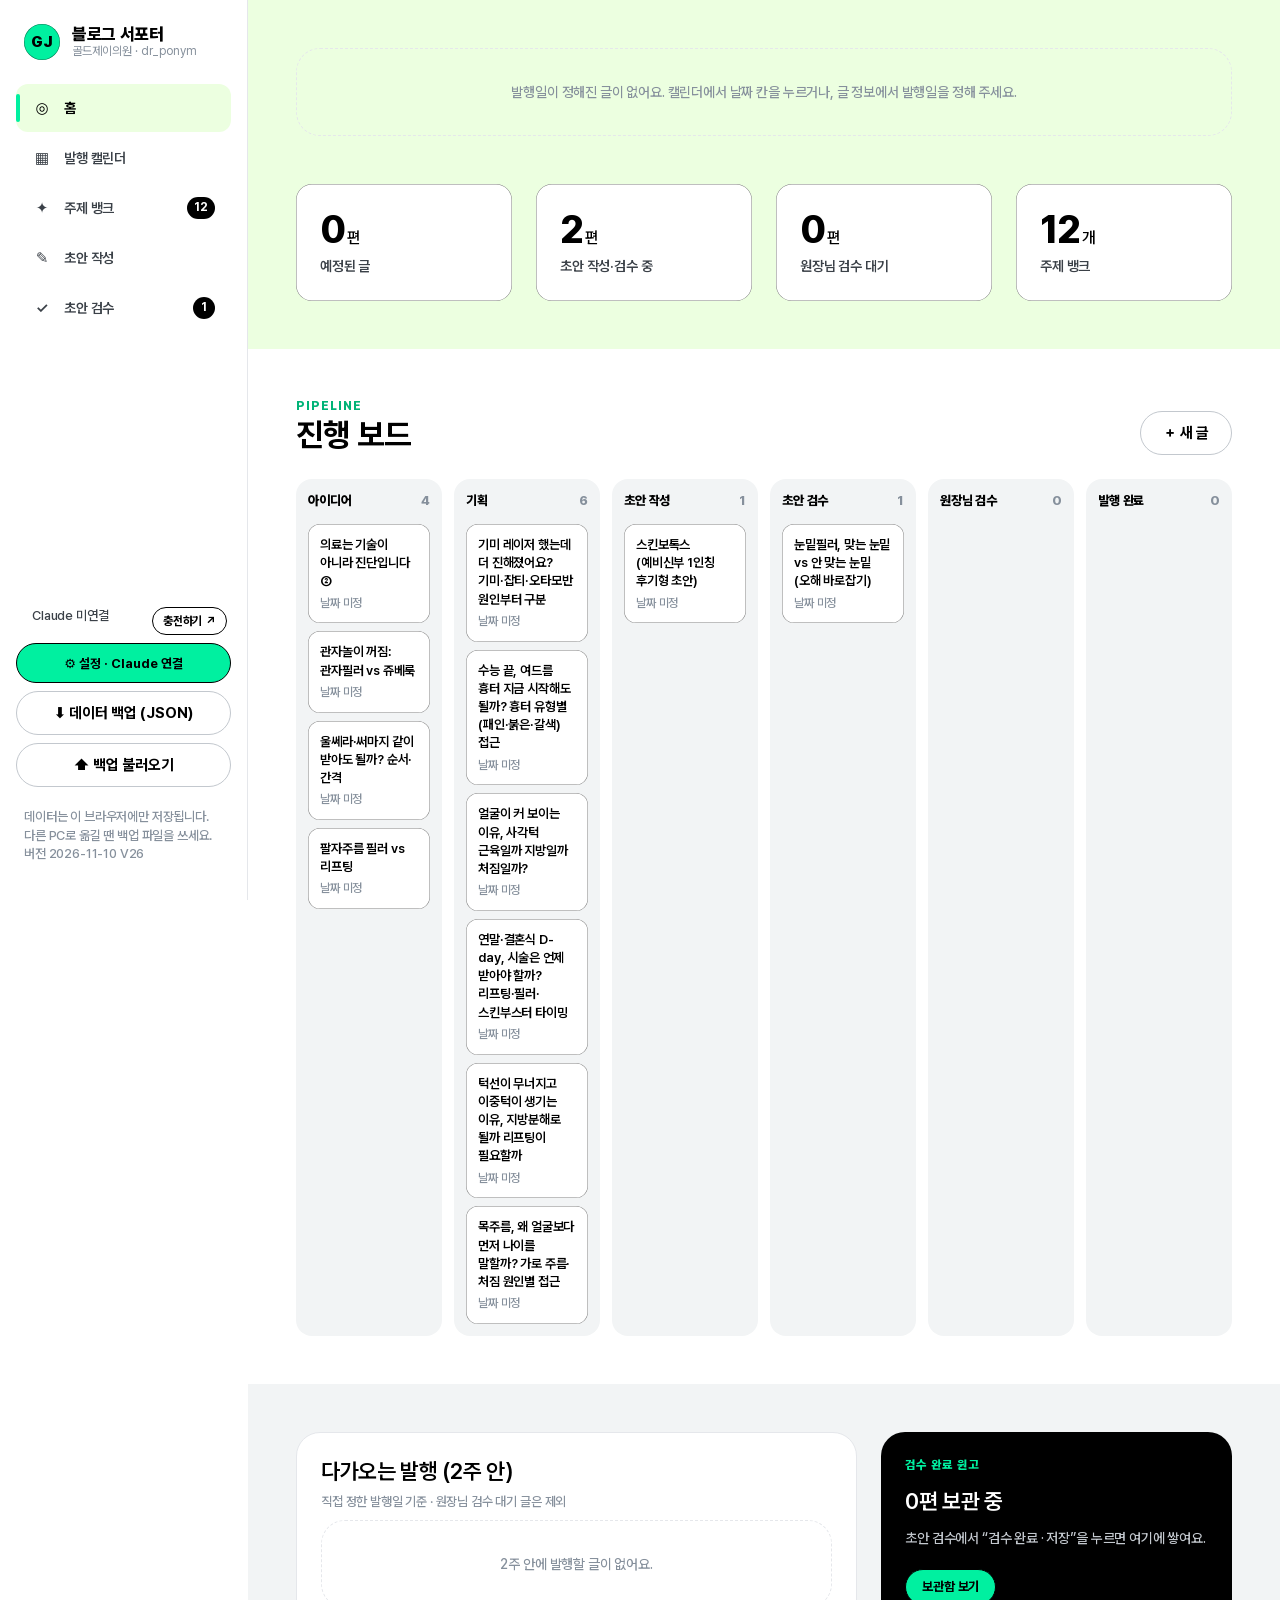
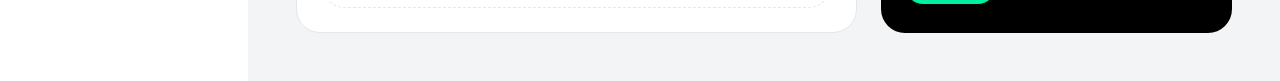
<file: blog/index.html>
<!DOCTYPE html>
<html lang="ko">
<head>
  <meta charset="utf-8">
  <meta name="viewport" content="width=device-width, initial-scale=1">
  <title>골드제이 블로그 서포터</title>
  <link rel="icon" type="image/png" href="[data-uri]">
  <link rel="apple-touch-icon" href="[data-uri]">
  <link rel="stylesheet" href="assets/styles.css">
</head>
<body>
  <div class="shell">
    <aside class="sidebar" id="sidebar">
      <a class="brand" href="#/home">
        <span class="brand-mark">GJ</span>
        <span class="brand-name">블로그 서포터<small>골드제이의원 · dr_ponym</small></span>
      </a>
      <nav class="nav" id="nav"></nav>
      <div class="sidebar-foot">
        <div style="display:flex;align-items:flex-start;gap:8px;padding:0 4px 0 8px">
          <p class="t-caption" id="ai-balance" style="margin:0;flex:1;color:#3b4148"></p>
          <a class="btn btn-dark-square" href="https://platform.claude.com/dashboard" target="_blank" rel="noopener" style="min-height:28px;padding:4px 10px;font-size:12px;border-radius:9999px">충전하기 ↗</a>
        </div>
        <button class="btn btn-green btn-sm" id="btn-ai" style="min-height:40px">⚙︎ 설정 · Claude 연결</button>
        <button class="btn btn-ghost" id="btn-export">⬇︎ 데이터 백업 (JSON)</button>
        <button class="btn btn-ghost" id="btn-import">⬆︎ 백업 불러오기</button>
        <input type="file" id="file-import" accept="application/json" hidden>
        <p class="t-caption">데이터는 이 브라우저에만 저장됩니다. 다른 PC로 옮길 땐 백업 파일을 쓰세요.<br>버전 2026-11-10 V26</p>
      </div>
    </aside>
    <div class="scrim" id="scrim"></div>
    <div class="main">
      <header class="topbar">
        <a class="brand" href="#/home"><span class="brand-mark">GJ</span><span class="brand-name">블로그 서포터</span></a>
        <button class="hamburger" id="hamburger" aria-label="메뉴">☰</button>
      </header>
      <main id="view"></main>
    </div>
  </div>
  <div id="modal-root"></div>
  <script src="assets/data.js"></script>
  <script src="assets/editor.js"></script>
  <script src="assets/app.js"></script>
</body>
</html>
</file>
<file: blog/assets/styles.css>
/* ============================================================
   골드제이 블로그 서포터 — Design tokens
   Foundations: mint / black / white, Pretendard (weights 300–900)
   ============================================================ */
@font-face {
  font-family: "Pretendard Variable";
  font-weight: 45 920;
  font-style: normal;
  font-display: swap;
  src: url("fonts/PretendardVariable.woff2") format("woff2-variations");
}

:root {
  /* Colors */
  --primary: #00f0a0;
  --on-primary: #000000;
  --ink: #000000;
  --on-dark: #ffffff;
  --canvas: #ffffff;
  --canvas-mint: #ecffe0;
  --muted: #86909c;
  --hairline: #e5e7eb;
  --surface-soft: #f2f4f5;
  --danger: #e5484d;
  --warn: #f5a524;

  /* Typography */
  --font: "Pretendard Variable", Pretendard, -apple-system, BlinkMacSystemFont, system-ui, "Apple SD Gothic Neo", "Malgun Gothic", sans-serif;

  /* Radius */
  --r-sm: 12px;
  --r-md: 16px;
  --r-lg: 24px;
  --r-xl: 28px;
  --r-pill-nav: 18px;
  --r-pill: 36px;
  --r-card: 40px;
  --r-full: 9999px;

  /* Spacing (8px base) */
  --s-xxs: 4px;
  --s-xs: 8px;
  --s-sm: 12px;
  --s-md: 16px;
  --s-lg: 24px;
  --s-xl: 32px;
  --s-xxl: 48px;
  --s-section: 96px;

  /* Elevation */
  --e-hairline: inset 0 0 0 0.5px rgba(0, 0, 0, 0.5);
  --e-float: 0 12px 32px -12px rgba(0, 0, 0, 0.12), 0 2px 6px rgba(0, 0, 0, 0.04);

  --sidebar-w: 248px;
}

* { box-sizing: border-box; }
html, body { margin: 0; padding: 0; }
body {
  font-family: var(--font);
  font-size: 16px;
  font-weight: 500;
  line-height: 1.6;
  color: var(--ink);
  background: var(--canvas);
  letter-spacing: -0.01em;
  -webkit-font-smoothing: antialiased;
  word-break: keep-all;
}
button, input, select, textarea { font-family: inherit; color: inherit; }
a { color: inherit; }

/* ---------- Type scale ---------- */
.t-display { font-size: clamp(40px, 6vw, 72px); font-weight: 800; line-height: 1.08; letter-spacing: -0.03em; margin: 0; }
.t-h1 { font-size: clamp(34px, 4.4vw, 52px); font-weight: 800; line-height: 1.12; letter-spacing: -0.025em; margin: 0; }
.t-h2 { font-size: clamp(28px, 3.4vw, 40px); font-weight: 700; line-height: 1.18; letter-spacing: -0.02em; margin: 0; }
.t-h3 { font-size: clamp(24px, 2.6vw, 32px); font-weight: 700; line-height: 1.22; letter-spacing: -0.02em; margin: 0; }
.t-h4 { font-size: 22px; font-weight: 600; line-height: 1.3; letter-spacing: -0.015em; margin: 0; }
.t-body-lg { font-size: 18px; font-weight: 300; line-height: 1.65; }
.t-body { font-size: 16px; font-weight: 500; line-height: 1.6; }
.t-body-sm { font-size: 14px; font-weight: 500; line-height: 1.5; }
.t-caption { font-size: 13px; font-weight: 500; line-height: 1.4; color: var(--muted); }
.t-eyebrow { font-size: 12px; font-weight: 800; letter-spacing: 0.08em; text-transform: uppercase; }
.t-thin { font-weight: 300; }
.t-black { font-weight: 900; }
.muted { color: var(--muted); }
.mint-text { color: #00b377; }
.hl { background: linear-gradient(transparent 58%, var(--primary) 58%); padding: 0 2px; }

/* ---------- App shell ---------- */
.shell { display: grid; grid-template-columns: var(--sidebar-w) 1fr; min-height: 100vh; }
.sidebar {
  position: sticky; top: 0; height: 100vh;
  border-right: 1px solid var(--hairline);
  padding: var(--s-lg) var(--s-md);
  display: flex; flex-direction: column; gap: var(--s-lg);
  background: var(--canvas);
}
.brand { display: flex; align-items: center; gap: var(--s-sm); padding: 0 var(--s-xs); text-decoration: none; }
.brand-mark {
  width: 36px; height: 36px; border-radius: var(--r-full);
  background: var(--primary); color: var(--ink);
  display: grid; place-items: center; font-weight: 900; font-size: 15px;
  box-shadow: var(--e-hairline);
}
.brand-name { font-weight: 800; font-size: 17px; line-height: 1.15; letter-spacing: -0.02em; }
.brand-name small { display: block; font-weight: 400; font-size: 12px; color: var(--muted); letter-spacing: 0; }

.nav { display: flex; flex-direction: column; gap: 2px; }
.nav-row {
  position: relative; display: flex; align-items: center; gap: var(--s-sm);
  padding: var(--s-sm) var(--s-md); border-radius: var(--r-sm);
  font-size: 14px; font-weight: 600; text-decoration: none; color: #3b4148;
  transition: background .15s;
}
.nav-row:hover { background: var(--surface-soft); }
.nav-row.active { background: var(--canvas-mint); color: var(--ink); font-weight: 700; }
.nav-row.active::before {
  content: ""; position: absolute; left: 0; top: 10px; bottom: 10px; width: 4px;
  border-radius: 4px; background: var(--primary);
}
.nav-row .ico { width: 20px; text-align: center; font-size: 15px; }
.nav-row .count {
  margin-left: auto; font-size: 12px; font-weight: 700; min-width: 22px; height: 22px; padding: 0 7px;
  border-radius: var(--r-full); background: var(--ink); color: var(--on-dark);
  display: inline-grid; place-items: center;
}
.sidebar-foot { margin-top: auto; display: flex; flex-direction: column; gap: var(--s-xs); }
.sidebar-foot .t-caption { padding: 0 var(--s-xs); }

.topbar { display: none; }
.scrim { display: none; }
.main { min-width: 0; }
.view { animation: fade .2s ease; }
.view.still { animation: none; }
.card[hidden] { display: none; }
@keyframes fade { from { opacity: 0; transform: translateY(4px); } to { opacity: 1; transform: none; } }

/* ---------- Bands ---------- */
.band { padding: var(--s-xxl) var(--s-xxl); }
.band-mint { background: var(--canvas-mint); }
.band-dark { background: var(--ink); color: var(--on-dark); }
.band-soft { background: var(--surface-soft); }
.container { max-width: 1200px; margin: 0 auto; }
.page-head { display: flex; align-items: flex-end; justify-content: space-between; gap: var(--s-lg); flex-wrap: wrap; }
.page-head p { margin: var(--s-xs) 0 0; }

/* ---------- Ticker ---------- */
.ticker { background: var(--ink); color: var(--on-dark); overflow: hidden; padding: var(--s-md) 0; font-size: 14px; font-weight: 500; }
.ticker-track { display: inline-flex; gap: var(--s-xxl); white-space: nowrap; animation: marquee 40s linear infinite; padding-left: 100%; }
.ticker:hover .ticker-track { animation-play-state: paused; }
.ticker-item { display: inline-flex; align-items: center; gap: var(--s-xs); }
.ticker-item b { color: var(--primary); font-weight: 800; }
@keyframes marquee { to { transform: translateX(-100%); } }

/* ---------- Buttons ---------- */
.btn {
  display: inline-flex; align-items: center; justify-content: center; gap: var(--s-xs);
  font-size: 15px; font-weight: 700; line-height: 1; border: 1px solid transparent; cursor: pointer;
  text-decoration: none; white-space: nowrap; min-height: 44px; padding: 0 22px; border-radius: 9999px;
  transition: transform .12s, background .15s, box-shadow .15s;
}
.btn:active { transform: scale(.98); }
/* 모든 버튼: 높이 44px · 알약 모양 · 15px 굵게 (작은 버튼 36px) — 색만 다름 */
.btn-primary { background: var(--ink); color: var(--on-dark); }
.btn-primary:hover { background: #1d1f22; }
.btn-primary.wide { padding: 0 var(--s-xxl); }
.btn-green { background: var(--primary); color: var(--on-primary); border-color: var(--ink); }
.btn-green:hover { background: #12ffb0; }
.btn-sm { font-size: 13px; min-height: 36px; padding: 0 16px; }
.btn-dark-square { background: #fff; color: var(--ink); border-color: var(--ink); }
.btn-dark-square:hover { background: var(--surface-soft); }
.btn-ghost { background: #fff; color: var(--ink); border-color: #c3c8ce; }
.btn-ghost:hover { background: var(--surface-soft); }
.btn-link { background: none; border: 0; padding: 0; min-height: 0; border-radius: 0; font-size: 14px; font-weight: 600; text-decoration: underline; text-underline-offset: 3px; cursor: pointer; }
.btn-danger { color: var(--danger); }
.btn-row { display: flex; gap: var(--s-sm); flex-wrap: wrap; align-items: center; }

/* ---------- Cards ---------- */
.card { background: var(--canvas); border: 1px solid var(--hairline); border-radius: var(--r-lg); padding: var(--s-lg); }
.card-feature { background: var(--canvas); border-radius: 0 var(--r-card) var(--r-card) var(--r-card); padding: var(--s-lg) var(--s-xl); box-shadow: var(--e-float); }
.card-mint { background: var(--canvas-mint); border: 1px solid var(--hairline); border-radius: var(--r-md); padding: var(--s-md); }
.card-dark { background: var(--ink); color: var(--on-dark); border-radius: var(--r-lg); padding: var(--s-lg); }
.card h3, .card-feature h3 { margin: 0 0 var(--s-xs); }

.grid { display: grid; gap: var(--s-lg); }
.g-2 { grid-template-columns: repeat(2, minmax(0, 1fr)); }
.g-3 { grid-template-columns: repeat(3, minmax(0, 1fr)); }
.g-4 { grid-template-columns: repeat(4, minmax(0, 1fr)); }
.g-main { grid-template-columns: minmax(0, 1.6fr) minmax(0, 1fr); }
.stack > * + * { margin-top: var(--s-md); }
.stack-lg > * + * { margin-top: var(--s-lg); }
.mt-lg { margin-top: var(--s-lg); }
.mt-xl { margin-top: var(--s-xl); }

/* Stat items */
.stat { padding: var(--s-lg); border-radius: var(--r-md); background: var(--canvas); box-shadow: var(--e-hairline); }
.stat .num { font-size: clamp(30px, 3vw, 40px); font-weight: 800; line-height: 1.1; letter-spacing: -0.03em; }
.stat .num small { font-size: 16px; font-weight: 500; margin-left: 2px; }
.stat .lbl { font-size: 14px; font-weight: 600; color: #3b4148; margin-top: var(--s-xxs); }

/* Hero */
.hero { display: grid; grid-template-columns: minmax(0, 1.25fr) minmax(0, 1fr); gap: var(--s-xxl); align-items: center; }
.hero .lead { margin: var(--s-md) 0 var(--s-lg); max-width: 34em; }
.dday {
  display: inline-flex; align-items: center; gap: var(--s-xs);
  font-size: 13px; font-weight: 800; padding: 6px 14px; border-radius: var(--r-full);
  background: var(--ink); color: var(--primary);
}

/* ---------- Chips / status ---------- */
.chip { display: inline-flex; align-items: center; gap: 6px; font-size: 12px; font-weight: 700; padding: 4px 10px; border-radius: var(--r-full); white-space: nowrap; line-height: 1.4; }
.st-아이디어 { background: var(--canvas); box-shadow: var(--e-hairline); color: #3b4148; }
.st-기획 { background: var(--surface-soft); color: #3b4148; }
.st-초안작성 { background: #d6f7e9; color: #00603f; }
.st-초안검수 { background: var(--canvas-mint); box-shadow: inset 0 0 0 1px #00c785; color: #00603f; }
.st-원장님검수 { background: var(--primary); color: var(--ink); }
.st-발행완료 { background: var(--ink); color: var(--on-dark); }
.risk-낮음 { background: var(--surface-soft); color: #3b4148; }
.risk-중간 { background: #fff4dc; color: #8a5a00; }
.risk-높음 { background: #ffe5e6; color: #b4232a; }
.chip-dot::before { content: ""; width: 6px; height: 6px; border-radius: 50%; background: currentColor; }

/* ---------- Pipeline (kanban-ish list) ---------- */
.pipeline { display: grid; grid-template-columns: repeat(6, minmax(0, 1fr)); gap: var(--s-sm); }
.pipe-col { background: var(--surface-soft); border-radius: var(--r-md); padding: var(--s-sm); min-height: 120px; }
.pipe-col h4 { margin: 0 0 var(--s-sm); font-size: 13px; font-weight: 800; display: flex; justify-content: space-between; }
.pipe-card { background: var(--canvas); border-radius: var(--r-sm); padding: var(--s-sm); font-size: 13px; font-weight: 600; line-height: 1.4; cursor: pointer; box-shadow: var(--e-hairline); }
.pipe-card + .pipe-card { margin-top: var(--s-xs); }
.pipe-card:hover { box-shadow: inset 0 0 0 1.5px var(--ink); }
.pipe-card .t-caption { margin-top: 4px; font-size: 12px; }

/* ---------- Lists / table ---------- */
.list-row { display: flex; align-items: center; gap: var(--s-md); padding: var(--s-md) 0; border-bottom: 1px solid var(--hairline); }
.list-row:last-child { border-bottom: 0; }
.list-row .date-badge { flex: 0 0 64px; text-align: center; }
.date-badge .d { font-size: 26px; font-weight: 800; line-height: 1; letter-spacing: -0.03em; }
.date-badge .w { font-size: 12px; font-weight: 600; color: var(--muted); }
.list-row .body { flex: 1; min-width: 0; }
.list-row .ttl { font-weight: 700; font-size: 15px; line-height: 1.4; }
.clickable { cursor: pointer; }
.clickable:hover .ttl { text-decoration: underline; text-underline-offset: 3px; }

table.data { width: 100%; border-collapse: collapse; font-size: 14px; }
table.data th { text-align: left; font-size: 12px; font-weight: 800; letter-spacing: .04em; color: var(--muted); padding: var(--s-sm) var(--s-md); border-bottom: 1px solid var(--ink); white-space: nowrap; }
table.data td { padding: var(--s-sm) var(--s-md); border-bottom: 1px solid var(--hairline); vertical-align: top; }
table.data tr:hover td { background: #fafafa; }
.table-wrap { overflow-x: auto; }

/* ---------- Calendar ---------- */
.cal-head { display: flex; align-items: center; gap: var(--s-sm); }
.cal-head .t-h3 { min-width: 6.5em; }
.cal { display: grid; grid-template-columns: repeat(7, minmax(0, 1fr)); border-top: 1px solid var(--hairline); border-left: 1px solid var(--hairline); border-radius: var(--r-md); overflow: hidden; background: var(--canvas); }
.cal-dow { font-size: 12px; font-weight: 800; padding: var(--s-xs) var(--s-sm); border-right: 1px solid var(--hairline); border-bottom: 1px solid var(--hairline); background: var(--surface-soft); }
.cal-dow.tue { background: var(--primary); }
.cal-cell { min-height: 112px; padding: var(--s-xs); border-right: 1px solid var(--hairline); border-bottom: 1px solid var(--hairline); position: relative; cursor: pointer; }
.cal-cell:hover { background: #fafafa; }
.cal-cell.out { background: #fbfbfc; color: #c3c8ce; }
.cal-cell.tue { background: #f7fff2; }
.cal-cell.today .dn { background: var(--ink); color: var(--on-dark); }
.cal-cell .dn { font-size: 13px; font-weight: 700; width: 26px; height: 26px; border-radius: 50%; display: grid; place-items: center; }
.cal-ev { display: block; margin-top: 4px; font-size: 12px; font-weight: 700; line-height: 1.35; padding: 4px 8px; border-radius: 8px; cursor: pointer; overflow: hidden; text-overflow: ellipsis; display: -webkit-box; -webkit-line-clamp: 2; -webkit-box-orient: vertical; }
.cal-ev.deadline { background: transparent; box-shadow: inset 0 0 0 1px #c3c8ce; color: var(--muted); font-weight: 600; -webkit-line-clamp: 1; }

/* ---------- Forms ---------- */
.field { display: flex; flex-direction: column; gap: 6px; }
.field label { font-size: 13px; font-weight: 700; }
.field .hint { font-size: 12px; color: var(--muted); font-weight: 500; }
.input, .select, .textarea {
  width: 100%; background: var(--canvas); border: 1px solid var(--hairline); border-radius: 0;
  padding: var(--s-sm) var(--s-md); font-size: 15px; font-weight: 500; outline: none;
  transition: border-color .15s, box-shadow .15s;
}
.input:focus, .select:focus, .textarea:focus { border-color: var(--ink); box-shadow: 0 0 0 3px rgba(0, 240, 160, .35); }
.textarea { resize: vertical; line-height: 1.7; min-height: 120px; }
.textarea.mono { font-family: var(--font); font-size: 14px; font-weight: 400; }
.textarea.editor { min-height: 520px; }
.search {
  display: flex; align-items: center; gap: var(--s-xs); border: 1px solid var(--hairline); border-radius: var(--r-full);
  padding: var(--s-xs) var(--s-md); background: var(--canvas); min-width: 260px;
}
.search input { border: 0; outline: none; font-size: 14px; flex: 1; background: transparent; padding: 4px 0; }
.form-grid { display: grid; grid-template-columns: repeat(2, minmax(0, 1fr)); gap: var(--s-md); }
.form-grid .full { grid-column: 1 / -1; }
.seg { display: inline-flex; background: var(--surface-soft); border-radius: var(--r-full); padding: 4px; gap: 2px; }
.seg button { border: 0; background: transparent; padding: 8px 16px; border-radius: var(--r-full); font-size: 14px; font-weight: 600; cursor: pointer; }
.seg button.on { background: var(--ink); color: var(--on-dark); }

/* ---------- Review ---------- */
.score-ring { width: 128px; height: 128px; border-radius: 50%; display: grid; place-items: center; position: relative; flex: 0 0 auto; }
.score-ring .inner { width: 100px; height: 100px; border-radius: 50%; background: var(--ink); color: var(--primary); display: grid; place-items: center; text-align: center; }
.score-ring .inner b { font-size: 34px; font-weight: 900; line-height: 1; letter-spacing: -0.03em; display: block; }
.score-ring .inner span { font-size: 11px; font-weight: 600; color: #c3c8ce; }
.score-ring.sm { width: 64px; height: 64px; }
.score-ring.sm .inner { width: 50px; height: 50px; }
.score-ring.sm .inner b { font-size: 18px; }

.check { display: flex; gap: var(--s-sm); padding: var(--s-sm) 0; border-bottom: 1px solid var(--hairline); }
.check:last-child { border-bottom: 0; }
.check .mark { flex: 0 0 26px; height: 26px; border-radius: 50%; display: grid; place-items: center; font-size: 13px; font-weight: 900; }
.mark.pass { background: var(--primary); color: var(--ink); }
.mark.warn { background: #fff4dc; color: #8a5a00; }
.mark.fail { background: var(--danger); color: #fff; }
.mark.info { background: var(--surface-soft); color: #3b4148; }
.check .ct { font-weight: 700; font-size: 15px; }
.check .cd { font-size: 13px; color: #4b525a; margin-top: 2px; }
.check .hits { margin-top: 6px; display: flex; flex-direction: column; gap: 4px; }
.hit { font-size: 12.5px; font-weight: 500; background: var(--surface-soft); border-radius: 8px; padding: 6px 10px; line-height: 1.5; }
.hit em { font-style: normal; background: #ffe5e6; color: #b4232a; font-weight: 800; padding: 0 2px; border-radius: 3px; }
.hit .ln { color: var(--muted); font-weight: 700; margin-right: 6px; }

.manual label { display: flex; gap: var(--s-sm); align-items: flex-start; padding: var(--s-sm) 0; border-bottom: 1px solid var(--hairline); font-size: 14px; font-weight: 600; cursor: pointer; }
.manual input { width: 20px; height: 20px; accent-color: var(--ink); margin-top: 1px; flex: 0 0 auto; }

/* Preview (Naver mobile-ish) */
.phone { max-width: 420px; margin: 0 auto; background: var(--canvas); border-radius: 36px; box-shadow: var(--e-float), inset 0 0 0 1px var(--hairline); padding: var(--s-xl) var(--s-lg); font-size: 15px; font-weight: 400; line-height: 1.85; max-height: 640px; overflow-y: auto; }
.phone h1 { font-size: 20px; font-weight: 800; line-height: 1.4; margin: 0 0 var(--s-md); letter-spacing: -0.02em; }
.phone blockquote { margin: var(--s-md) 0; padding: var(--s-sm) var(--s-md); border-left: 4px solid var(--primary); background: var(--canvas-mint); font-weight: 700; }
.phone p { margin: 0; }
.phone .sp { height: 14px; }
.phone .photo { margin: var(--s-xs) 0; padding: var(--s-sm); border: 1.5px dashed #00c785; border-radius: var(--r-sm); font-size: 13px; background: #f7fff2; }
.phone strong { font-weight: 800; }

/* ---------- Style guide ---------- */
.rule-list { margin: 0; padding-left: 1.1em; }
.rule-list li { margin: 4px 0; font-size: 14.5px; }
.quote-card { border-left: 4px solid var(--primary); padding: var(--s-xs) var(--s-md); background: var(--canvas-mint); border-radius: 0 var(--r-sm) var(--r-sm) 0; font-weight: 600; }
.weights { display: flex; flex-wrap: wrap; gap: var(--s-md) var(--s-xl); align-items: baseline; }
.weights span { font-size: 28px; letter-spacing: -0.02em; }
.weights small { display: block; font-size: 11px; color: var(--muted); font-weight: 600; }

/* ---------- Modal / toast ---------- */
.modal-bg { position: fixed; inset: 0; background: rgba(0, 0, 0, .4); display: grid; place-items: center; padding: var(--s-md); z-index: 50; animation: fade .15s; }
.modal { background: var(--canvas); border-radius: var(--r-lg); padding: var(--s-xl); width: min(640px, 100%); max-height: 90vh; overflow-y: auto; box-shadow: 0 24px 64px rgba(0, 0, 0, .25); }
.modal-head { display: flex; justify-content: space-between; align-items: center; margin-bottom: var(--s-lg); }
.x { border: 0; background: var(--surface-soft); width: 36px; height: 36px; border-radius: 50%; font-size: 18px; cursor: pointer; }
.toast { position: fixed; bottom: var(--s-lg); left: 50%; transform: translateX(-50%); background: var(--canvas); border-radius: var(--r-lg); padding: var(--s-sm) var(--s-lg); font-size: 14px; font-weight: 600; box-shadow: 0 12px 32px rgba(0, 0, 0, .18), inset 0 0 0 1px var(--hairline); z-index: 60; display: flex; gap: var(--s-xs); align-items: center; }
.toast::before { content: ""; width: 10px; height: 10px; border-radius: 50%; background: var(--primary); }

.empty { text-align: center; padding: var(--s-xl); border: 1.5px dashed var(--hairline); border-radius: var(--r-lg); color: var(--muted); font-size: 14px; }
.dup-box { margin-top: var(--s-sm); }
.dup-item { font-size: 13px; padding: 8px 12px; border-radius: 10px; background: var(--surface-soft); margin-top: 6px; display: flex; gap: 8px; align-items: center; }
.kbd { font-size: 12px; font-weight: 700; padding: 1px 6px; border-radius: 6px; box-shadow: var(--e-hairline); }
hr.sep { border: 0; border-top: 1px solid var(--hairline); margin: var(--s-lg) 0; }

/* ============================================================
   Responsive
   Mobile <576 · Tablet 576–991 · Laptop 992–1199 · Desktop ≥1200
   ============================================================ */
@media (max-width: 1199px) {
  .band { padding: var(--s-xl) var(--s-xl); }
  .g-4 { grid-template-columns: repeat(2, minmax(0, 1fr)); }
  .pipeline { grid-template-columns: repeat(3, minmax(0, 1fr)); }
}
@media (max-width: 991px) {
  .shell { grid-template-columns: 1fr; }
  .sidebar {
    position: fixed; left: 0; top: 0; bottom: 0; width: 280px; z-index: 40;
    transform: translateX(-100%); transition: transform .2s; box-shadow: 0 0 40px rgba(0,0,0,.15);
  }
  body.nav-open .sidebar { transform: none; }
  body.nav-open .scrim { display: block; }
  .scrim { display: none; position: fixed; inset: 0; background: rgba(0,0,0,.3); z-index: 30; }
  .topbar {
    display: flex; align-items: center; justify-content: space-between; gap: var(--s-sm);
    position: sticky; top: 0; z-index: 20; background: var(--canvas);
    padding: var(--s-sm) var(--s-md); border-bottom: 1px solid var(--hairline);
  }
  .hamburger { width: 44px; height: 44px; border: 0; background: var(--surface-soft); border-radius: var(--r-sm); font-size: 20px; cursor: pointer; }
  .hero, .g-main, .g-3 { grid-template-columns: 1fr; }
  .cal-cell { min-height: 88px; }
}
@media (max-width: 767px) {
  .band { padding: var(--s-lg) var(--s-md); }
  .g-2, .form-grid { grid-template-columns: 1fr; }
  .pipeline { grid-template-columns: repeat(2, minmax(0, 1fr)); }
  .cal-ev { font-size: 0; height: 8px; padding: 0; border-radius: 4px; }
  .cal-ev.deadline { display: none; }
  .cal-cell { min-height: 56px; padding: 4px; }
  .search { min-width: 0; width: 100%; }
  .card-feature { padding: var(--s-lg); }
}
@media (max-width: 575px) {
  .g-4 { grid-template-columns: repeat(2, minmax(0, 1fr)); gap: var(--s-sm); }
  .pipeline { grid-template-columns: 1fr; }
  .btn-primary, .btn-green { width: 100%; }
  .btn-row > .btn-primary, .btn-row > .btn-green { flex: 1 1 100%; }
  .modal { padding: var(--s-lg); }
  .stat { padding: var(--s-md); }
  .phone { border-radius: 24px; padding: var(--s-lg) var(--s-md); }
}

/* 인용글 선택 */
.post-pick { max-height: 260px; overflow-y: auto; border: 1px solid var(--hairline); border-radius: var(--r-sm); }
.pp { display: flex; gap: 10px; align-items: flex-start; padding: 10px 12px; border-bottom: 1px solid var(--hairline); cursor: pointer; font-size: 13px; font-weight: 500; line-height: 1.45; }
.pp:last-child { border-bottom: 0; }
.post-pick .pp[hidden] { display: none; }
.pp-empty { padding: 14px 12px; }
.post-pick:not(:has(.pp:not([hidden]))):has(.pp-empty[hidden]) { display: none; }
.pp:hover { background: var(--surface-soft); }
.pp input { width: 18px; height: 18px; accent-color: var(--ink); margin-top: 1px; flex: 0 0 auto; }
.pp .pt { flex: 1; }
.pp .pd { flex: 0 0 auto; font-size: 12px; color: var(--muted); font-weight: 600; }
.pp:has(input:checked) { background: var(--canvas-mint); }
.cal-ev { max-height: calc(1.35em * 2 + 8px); }
.cal-ev.deadline { max-height: calc(1.35em + 8px); white-space: nowrap; display: block; }

/* 추천 제목 */
.title-opts { display: flex; flex-direction: column; gap: 6px; margin-top: 8px; }
.title-opts:empty { display: none; }
.title-opt { display: flex; align-items: center; gap: 10px; width: 100%; text-align: left; padding: 10px 12px; border: 1px solid var(--hairline); border-radius: var(--r-sm); background: #fff; font: inherit; font-size: 14px; font-weight: 600; line-height: 1.45; cursor: pointer; color: var(--ink); }
.title-opt:hover { background: var(--surface-soft); }
.title-opt.on { background: var(--canvas-mint); border-color: var(--primary); }
.title-opt .n { flex: 0 0 22px; height: 22px; border-radius: 9999px; background: var(--ink); color: #fff; font-size: 12px; font-weight: 800; display: grid; place-items: center; }
.title-opt.on .n { background: var(--primary); color: var(--ink); }
.title-opt .tt { flex: 1; }
.title-opt .tl { flex: 0 0 auto; font-size: 12px; color: var(--muted); font-weight: 600; }

/* 버튼 줄: 같은 줄 버튼은 같은 너비로 나눠 정렬 */
.btn-row.even > .btn { flex: 1 1 0; }
.side-actions { display: grid; grid-template-columns: 1fr 1fr; gap: var(--s-sm); }
.side-actions .btn { width: 100%; padding: 0 12px; }
.side-actions .full { grid-column: 1 / -1; }
/* 자료로 초안 쓰기 */
.src-box { border: 1px solid var(--hairline); border-radius: var(--r-sm); padding: 12px 14px; background: var(--surface-soft); }
.src-box summary { cursor: pointer; display: flex; gap: 8px; align-items: baseline; font-weight: 800; font-size: 15px; list-style: none; }
.src-box summary::-webkit-details-marker { display: none; }
.src-box summary::after { content: "＋"; margin-left: auto; font-weight: 700; color: var(--muted); }
.src-box[open] summary::after { content: "－"; }
.src-box .btn-dark-square { width: 100%; }
.dir-opts { display: flex; flex-direction: column; gap: 8px; }
.dir-opts:empty { display: none; }
.dir-opt { text-align: left; background: #fff; border: 1px solid var(--hairline); border-radius: var(--r-sm); padding: 12px; font: inherit; color: var(--ink); cursor: pointer; display: flex; flex-direction: column; gap: 4px; }
.dir-opt:hover { background: #fafbfb; }
.dir-opt.on { border-color: var(--primary); background: var(--canvas-mint); box-shadow: 0 0 0 1px var(--primary); }
.dir-opt .dl { display: flex; gap: 8px; align-items: center; font-size: 14px; }
.dir-opt .n { background: var(--ink); color: #fff; border-radius: 9999px; padding: 2px 8px; font-size: 12px; font-weight: 800; }
.dir-opt.on .n { background: var(--primary); color: var(--ink); }
.dir-opt .dt { font-size: 13px; font-weight: 700; line-height: 1.45; }
.dir-opt .ds { font-size: 13px; line-height: 1.5; color: #3b4148; }
.dir-opt .do { font-size: 12px; color: var(--muted); }
.dir-opt .rec { margin-left: auto; font-size: 11px; font-weight: 800; color: #00a070; border: 1px solid #00a070; border-radius: 9999px; padding: 1px 8px; }

/* 상태 필터 */
.fchips { display: flex; flex-wrap: wrap; gap: 8px; margin-top: var(--s-md); }
.fchip { min-height: 36px; padding: 0 14px; border-radius: 9999px; border: 1px solid #c3c8ce; background: #fff; font: inherit; font-size: 13px; font-weight: 700; color: var(--ink); cursor: pointer; display: inline-flex; align-items: center; gap: 6px; }
.fchip b { font-weight: 800; color: var(--muted); }
.fchip:hover:not(:disabled) { background: var(--surface-soft); }
.fchip.on, .fchip.on:hover:not(:disabled) { background: var(--ink); border-color: var(--ink); color: #fff; }
.fchip.on b { color: var(--primary); }
.fchip:disabled { opacity: .4; cursor: default; }

/* ---------- 넓은 화면 ---------- */
.container.wide { max-width: 1560px; }
.g-draft { grid-template-columns: minmax(0, 1fr) 400px; }
.g-review { grid-template-columns: 400px minmax(0, 1fr); }
@media (max-width: 1199px) { .g-draft, .g-review { grid-template-columns: minmax(0, 1fr); } .review-side { order: 2; } }

/* ---------- 원고 편집기 (네이버 스마트에디터 느낌) ---------- */
.ne { border: 1px solid var(--hairline); border-radius: var(--r-md); background: #f3f4f5; overflow: clip; }
.ne-tools { position: relative; z-index: 4; display: flex; align-items: stretch; gap: 2px; padding: 4px 10px; background: #fff; border-bottom: 1px solid var(--hairline); overflow-x: auto; scrollbar-width: none; }
.ne-tool { display: flex; flex-direction: column; align-items: center; justify-content: center; gap: 3px; min-width: 58px; padding: 7px 6px 5px; border: 0; background: none; color: #222326; font: inherit; font-size: 11px; font-weight: 500; border-radius: 6px; cursor: pointer; white-space: nowrap; }
.ne-tool:hover { background: #f3f4f5; }
.ne-tool svg { width: 22px; height: 22px; stroke: currentColor; fill: none; stroke-width: 1.6; }
.ne-tool.research { color: #03a94d; font-weight: 700; }
.ne-tool[aria-pressed="true"] { background: var(--canvas-mint); color: #0f7a43; font-weight: 700; }
.ne-sep { width: 1px; background: var(--hairline); margin: 8px 6px; flex: none; }
.ne-grow { flex: 1; }
.ne-main { display: flex; height: 640px; min-height: 0; }
.ne-wrap { flex: 1; min-width: 0; padding: 28px 20px 40px; overflow-y: auto; overscroll-behavior: contain; }
.ne-paper { max-width: 760px; margin: 0 auto; background: #fff; border: 1px solid #e4e6ea; padding: 52px 56px 64px; transition: max-width .2s; }
.ne.mobile .ne-paper { max-width: 390px; padding: 28px 18px 48px; border-radius: 18px; }
.ne-title { font-size: 30px; font-weight: 700; line-height: 1.4; letter-spacing: -0.02em; word-break: keep-all; outline: none; padding-bottom: 22px; margin: 0 0 28px; border-bottom: 1px solid #e4e6ea; }
.ne.mobile .ne-title { font-size: 22px; }
.ne-title:empty::before { content: attr(data-ph); color: #b8bcc2; }
.ne-ed { outline: none; font-size: 16px; font-weight: 400; line-height: 1.85; color: #222326; word-break: keep-all; overflow-wrap: anywhere; min-height: 400px; }
.ne-ed p { margin: 0; min-height: 1.85em; }
.ne-ed p.center { text-align: center; }
.ne-ed p.caption { text-align: center; font-size: 13px; color: #868b94; }
.ne-ed b, .ne-ed strong { font-weight: 800; }
.ne-ed blockquote.quote { margin: 18px 0; padding: 30px 8px; text-align: center; font-family: "Nanum Myeongjo", "AppleMyungjo", "Batang", serif; font-size: 19px; line-height: 1.7; color: #3b3f45; font-weight: 700; }
.ne-ed blockquote.quote p { min-height: 0; }
.ne-ed blockquote.quote::before, .ne-ed blockquote.quote::after { display: block; font-size: 42px; line-height: .6; color: #c4c8ce; font-family: Georgia, serif; }
.ne-ed blockquote.quote::before { content: "\201C"; margin-bottom: 14px; }
.ne-ed blockquote.quote::after { content: "\201D"; margin-top: 22px; }
.ne-ed hr { border: 0; border-top: 1px solid #e4e6ea; margin: 24px 30%; }
.ne-ed .photo { margin: 8px 0; border: 1.5px dashed #c9cdd3; background: #f7f8f9; border-radius: 6px; padding: 20px 20px 18px; text-align: center; position: relative; }
.ne-ed .photo::before { content: ""; display: block; width: 34px; height: 34px; margin: 0 auto 8px; background: no-repeat center/contain url("data:image/svg+xml,%3Csvg xmlns='http://www.w3.org/2000/svg' viewBox='0 0 24 24' fill='none' stroke='%23868b94' stroke-width='1.5'%3E%3Crect x='3' y='6' width='18' height='14' rx='2'/%3E%3Ccircle cx='12' cy='13' r='3.5'/%3E%3Cpath d='M8 6l1.5-2h5L16 6'/%3E%3C/svg%3E"); }
.ne-ed .photo-in { outline: none; font-size: 14px; line-height: 1.7; color: #5b6068; }
.ne-ed .photo-in p { min-height: 1.7em; }
.ne-ed .photo-in .photo-h { font-weight: 800; color: #222326; }
.ne-ed .photo .del { position: absolute; top: 6px; right: 8px; border: 0; background: none; color: #868b94; font-size: 18px; cursor: pointer; line-height: 1; }
.ne-foot { max-width: 760px; margin: 10px auto 0; text-align: right; font-size: 12px; color: #868b94; font-variant-numeric: tabular-nums; }
.ne.mobile .ne-foot { max-width: 390px; }
.ne.raw .ne-main { display: none; }
.ne + .ne-raw { margin-top: 8px; }
.ne-panel { width: 340px; flex: none; border-left: 1px solid var(--hairline); background: #fff; display: flex; flex-direction: column; overflow-y: auto; }
.ne-panel-h { display: flex; align-items: center; justify-content: space-between; padding: 14px 16px; border-bottom: 1px solid var(--hairline); font-weight: 800; font-size: 14px; }
.ne-x { border: 0; background: none; font-size: 20px; cursor: pointer; color: #868b94; }
.ne-panel-b { padding: 16px; display: flex; flex-direction: column; gap: 12px; font-size: 13.5px; line-height: 1.7; }
.ne-hint { color: #868b94; font-size: 12.5px; }
.ne-excerpt { border-left: 3px solid #03a94d; background: #e6f6ec; padding: 10px 12px; border-radius: 0 4px 4px 0; white-space: pre-wrap; max-height: 9em; overflow: auto; }
.ne-modes { display: flex; flex-wrap: wrap; gap: 6px; }
.ne-modes button, .ne-copy { font: inherit; font-size: 12.5px; font-weight: 600; border: 1px solid #c3c8ce; background: #fff; border-radius: 9999px; padding: 6px 12px; cursor: pointer; }
.ne-modes button:hover { background: #f3f4f5; }
.ne-modes button:disabled { opacity: .5; cursor: default; }
.ne-copy { align-self: flex-start; }
.ne-extra { font: inherit; font-size: 13px; width: 100%; border: 1px solid var(--hairline); border-radius: 6px; padding: 8px 10px; resize: vertical; min-height: 56px; }
.ne-answer { white-space: pre-wrap; border: 1px solid var(--hairline); border-radius: 6px; padding: 12px 14px; background: #f3f4f5; }
.ne-answer:empty { display: none; }
@media (max-width: 991px) {
  .ne-paper { padding: 28px 18px 48px; }
  .ne-title { font-size: 22px; }
  .ne-panel { position: fixed; inset: auto 0 0 0; width: auto; max-height: 70%; overflow: auto; border-left: 0; border-top: 1px solid var(--hairline); box-shadow: 0 -6px 20px rgba(0,0,0,.12); z-index: 40; }
}

[hidden] { display: none !important; }

@media (min-width: 1200px) { .ne-sticky { position: sticky; top: 24px; } }

/* ---------- 휴대폰 최적화 (V20) ---------- */
@media (max-width: 767px) {
  /* iOS에서 입력칸 누를 때 화면이 확대되지 않게 16px */
  input, textarea, select { font-size: 16px !important; }
  /* 원고 편집기: 회색 여백을 줄여 글 폭을 넓게 */
  .ne { border-radius: 10px; }
  .ne-wrap { padding: 0; background: #fff; }
  .ne-paper { border: 0; padding: 20px 16px 40px; max-width: none; }
  .ne.mobile .ne-paper { padding: 20px 16px 40px; border-radius: 0; max-width: none; }
  .ne-title { font-size: 21px; padding-bottom: 16px; margin-bottom: 20px; }
  .ne-ed { font-size: 16px; min-height: 300px; }
  .ne-ed blockquote.quote { font-size: 17px; padding: 22px 4px; }
  .ne-ed hr { margin: 20px 20%; }
  .ne-foot { padding: 0 16px 12px; }
  .ne-tool { min-width: 52px; }
  [data-act="mobile"] { display: none; }
  .ne-panel { max-height: 80%; border-radius: 16px 16px 0 0; }
  /* 버튼 줄: 손가락으로 누르기 쉽게 한 줄씩 */
  .btn-row.even { display: grid; grid-template-columns: 1fr 1fr; gap: 8px; }
  .btn-row.even > :last-child:nth-child(odd) { grid-column: 1 / -1; }
  .btn-row.even > .btn { width: 100%; }
  .side-actions .btn { min-width: 0; padding-left: 10px; padding-right: 10px; }
  /* 모달은 아래에서 올라오는 시트 */
  .modal-bg { place-items: end stretch; padding: 0; }
  .modal { width: 100%; max-height: 92vh; border-radius: 20px 20px 0 0; padding: var(--s-lg) var(--s-md) calc(var(--s-lg) + env(safe-area-inset-bottom)); }
  .modal .btn-row { flex-wrap: wrap; }
  .modal .btn-row > .btn { flex: 1 1 auto; }
  /* 필터 칩은 가로로 넘기기 */
  .fchips { flex-wrap: nowrap; overflow-x: auto; scrollbar-width: none; margin-right: calc(-1 * var(--s-md)); padding-right: var(--s-md); }
  .fchips .fchip { flex: none; }
  .t-h1, h1 { word-break: keep-all; }
  /* 초안 작성 머리줄: 긴 안내문은 숨기고 버튼·글자 수만 */
  .g-draft .field > label > span > .hint, .g-draft .field > label > span.hint:not(#d-count) { display: none; }
  .g-draft .field > label { gap: 8px; }
  .g-draft #d-tsug { white-space: nowrap; }
  .src-box summary .hint { font-size: 12px; }
  .src-box summary { flex-wrap: nowrap; } .src-box summary > span { white-space: nowrap; }
}

/* 골격 3안 */
.skel-heads { margin: 4px 0 0; padding-left: 20px; font-size: 13px; line-height: 1.6; color: var(--ink); }
.skel-heads li { margin: 0; }

/* 자료탐색 링크 */
.ne-answer a, .ne-links a { color: #03a94d; text-decoration: underline; word-break: break-all; }
.ne-links { border: 1px solid var(--hairline); border-radius: 6px; padding: 12px 14px; background: #fff; display: flex; flex-direction: column; gap: 8px; }
.ne-links-h { font-weight: 700; font-size: 12.5px; color: #3b4148; }
.ne-links ol { margin: 0; padding-left: 18px; display: flex; flex-direction: column; gap: 6px; }
.ne-links li { line-height: 1.5; }
.ne-host { display: block; color: #868b94; font-size: 11.5px; font-weight: 400; }
.ne-links-h .ne-host { display: inline; margin-left: 4px; }
.ne-quick { display: flex; flex-wrap: wrap; gap: 6px; }
.ne-quick a { text-decoration: none; border: 1px solid #c3c8ce; border-radius: 9999px; padding: 4px 10px; font-size: 12px; font-weight: 600; color: #222; background: #fff; }
.ne-quick a:hover { background: #f3f4f5; }
.ne-answer a.ne-unver { color: #c2410c; }
</file>
